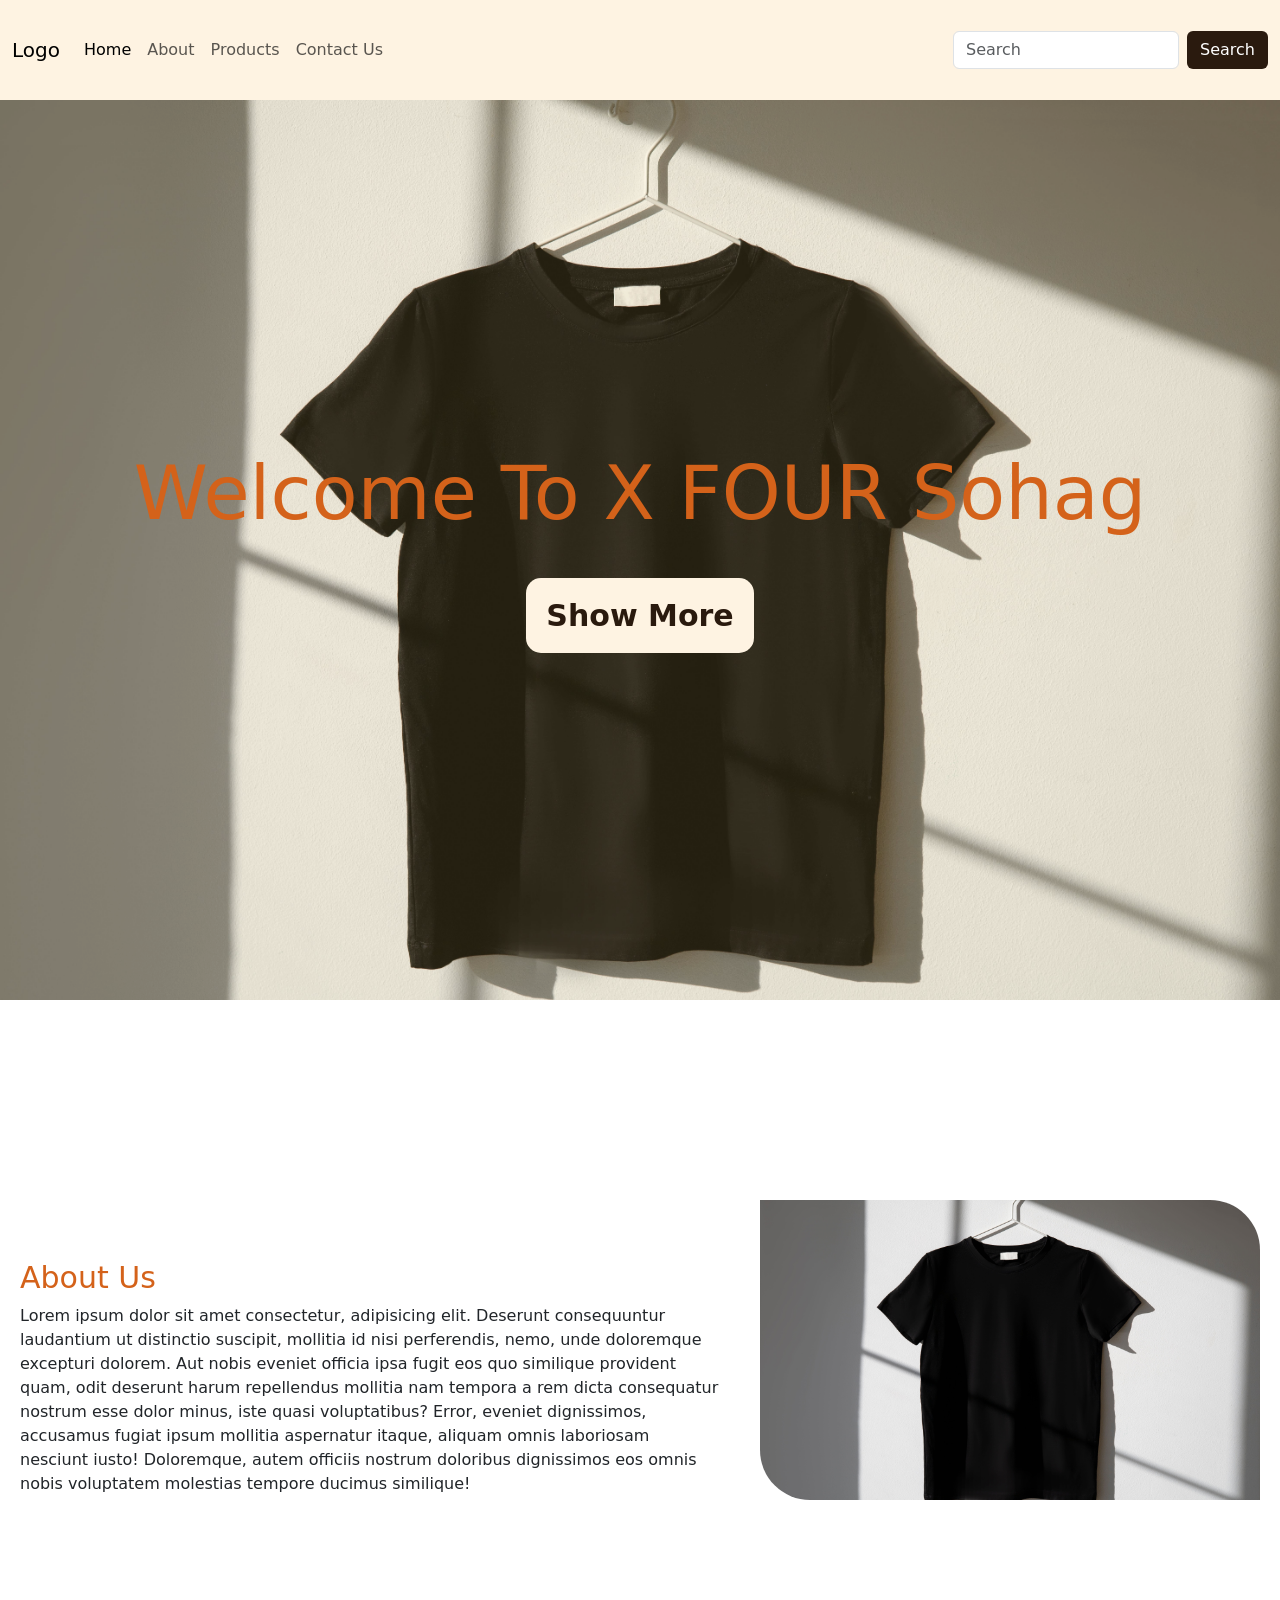
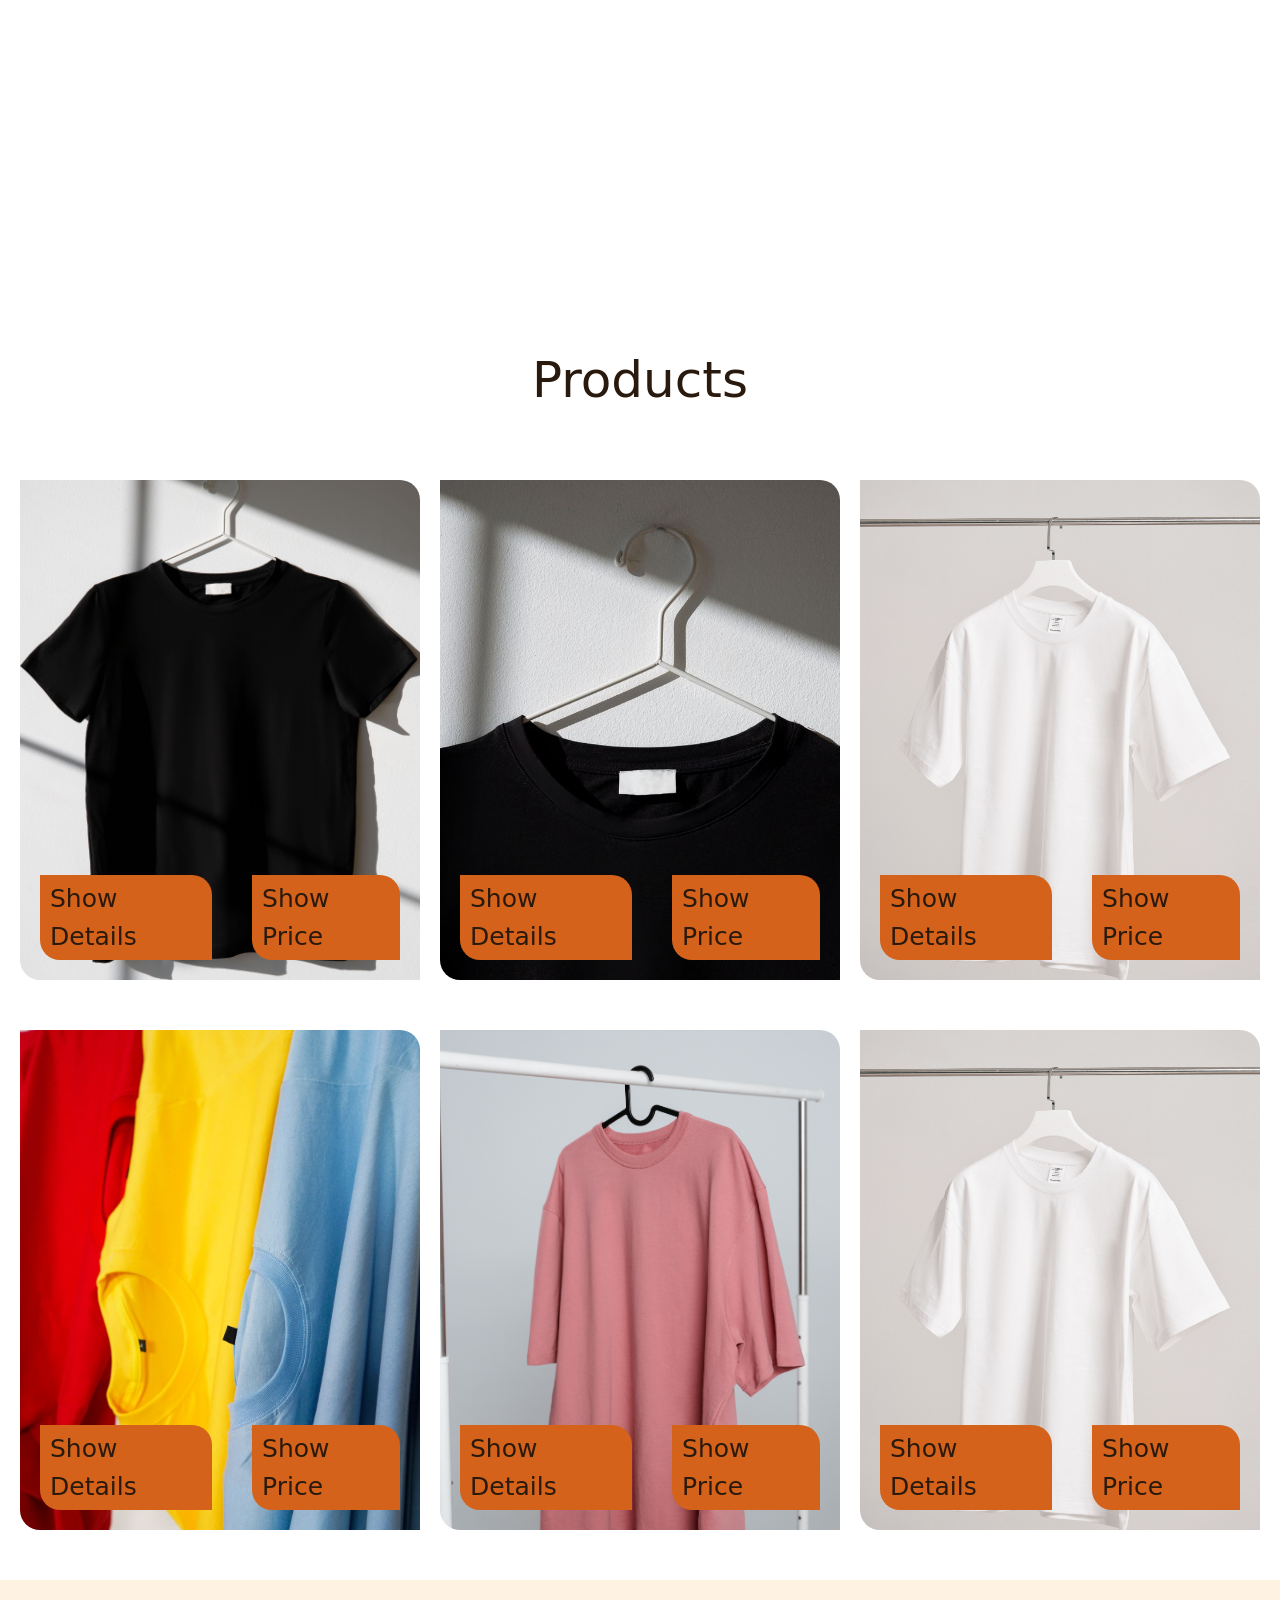
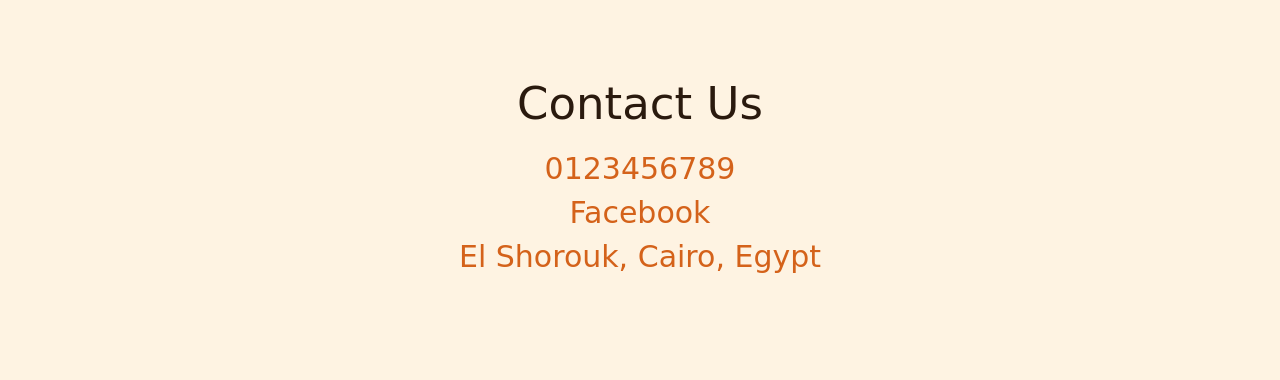
<file: index.html>
<!DOCTYPE html>
<html lang="en">
<head>
    <meta charset="UTF-8">
    <meta name="viewport" content="width=device-width, initial-scale=1.0">
    <title>Project</title>
    <link rel="stylesheet" href="style.css">
    <link href="https://cdn.jsdelivr.net/npm/bootstrap@5.3.8/dist/css/bootstrap.min.css" rel="stylesheet" integrity="sha384-sRIl4kxILFvY47J16cr9ZwB07vP4J8+LH7qKQnuqkuIAvNWLzeN8tE5YBujZqJLB" crossorigin="anonymous">
</head>
<body>
    <!-- <nav>
        <div class="logo">
            <h1 class="bg-danger">logo</h1>
        </div>
        <div class="links">
            <ul>
                <li><a href="./index.html">Home</a></li>
                <li><a href="">About</a></li>
                <li><a href="#products">Products</a></li>
                <li><a href="">Contact Us</a></li>
            </ul>
        </div>
    </nav> -->

    <!-- nav -->
        <nav class="navbar navbar-expand-lg ">
            <div class="container-fluid">
                <a class="navbar-brand" href="#">Logo</a>
                <button class="navbar-toggler" type="button" data-bs-toggle="collapse" data-bs-target="#navbarSupportedContent" aria-controls="navbarSupportedContent" aria-expanded="false" aria-label="Toggle navigation">
                <span class="navbar-toggler-icon"></span>
                </button>
                <div class="collapse navbar-collapse" id="navbarSupportedContent">
                    <ul class="navbar-nav me-auto mb-2 mb-lg-0">
                        <li class="nav-item">
                        <a class="nav-link active" aria-current="page" href="#">Home</a>
                        </li>
                        <li class="nav-item">
                        <a class="nav-link" href="#">About</a>
                        </li>
                        <li class="nav-item">
                        <a class="nav-link" href="#">Products</a>
                        </li>
                        <li class="nav-item">
                        <a class="nav-link" href="#">Contact Us</a>
                        </li>
                    </ul>
                <form class="d-flex" role="search">
                    <input class="form-control me-2" type="search" placeholder="Search" aria-label="Search"/>
                    <button class="btn " type="submit" style="background-color: #2A1A0E; color: white;">Search</button>
                </form>
                </div>
            </div>
        </nav>
    <header>
    <div class="layout">
        <h1>Welcome To X FOUR Sohag</h1>
        <button>Show More</button>
    </div>
    </header>
    <div class="about-section">
    <div class="content">
        <h2>About Us</h2>
        <p>Lorem ipsum dolor sit amet consectetur, adipisicing elit. Deserunt consequuntur laudantium ut distinctio suscipit, mollitia id nisi perferendis, nemo, unde doloremque excepturi dolorem. Aut nobis eveniet officia ipsa fugit eos quo similique provident quam, odit deserunt harum repellendus mollitia nam tempora a rem dicta consequatur nostrum esse dolor minus, iste quasi voluptatibus? Error, eveniet dignissimos, accusamus fugiat ipsum mollitia aspernatur itaque, aliquam omnis laboriosam nesciunt iusto! Doloremque, autem officiis nostrum doloribus dignissimos eos omnis nobis voluptatem molestias tempore ducimus similique!</p>
    </div>
    <div class="image"></div>
    </div>
    <section class="products-parent" id="products">
        <h2>Products</h2>
        <div class="products">
            <div class="product1">
                <a href="./products/product1.html">Show Details</a>
                <a href="##">Show Price</a>
            </div>
            <div class="product2">
                <a href="./products/product2.html">Show Details</a>
                <a href="##">Show Price</a>
            </div>
            <div class="product3">
                <a href="./products/product3.html">Show Details</a>
                <a href="##">Show Price</a>
            </div>
            <div class="product4">
                <a href="./products/product4.html">Show Details</a>
                <a href="##">Show Price</a>
            </div>
            <div class="product5">
                <a href="./products/product5.html">Show Details</a>
                <a href="##">Show Price</a>
            </div>
            <div class="product6">
                <a href="./products/product6.html">Show Details</a>
                <a href="##">Show Price</a>
            </div>
        </div>
    </section>
    <section>
        <div class="contact-us" id="contact">
            <h2>Contact Us</h2>
            <h3>0123456789</h3>
            <h3>Facebook</h3>
            <h3>El Shorouk, Cairo, Egypt</h3>
        </div>
    </section>
</body>
</html>
</file>
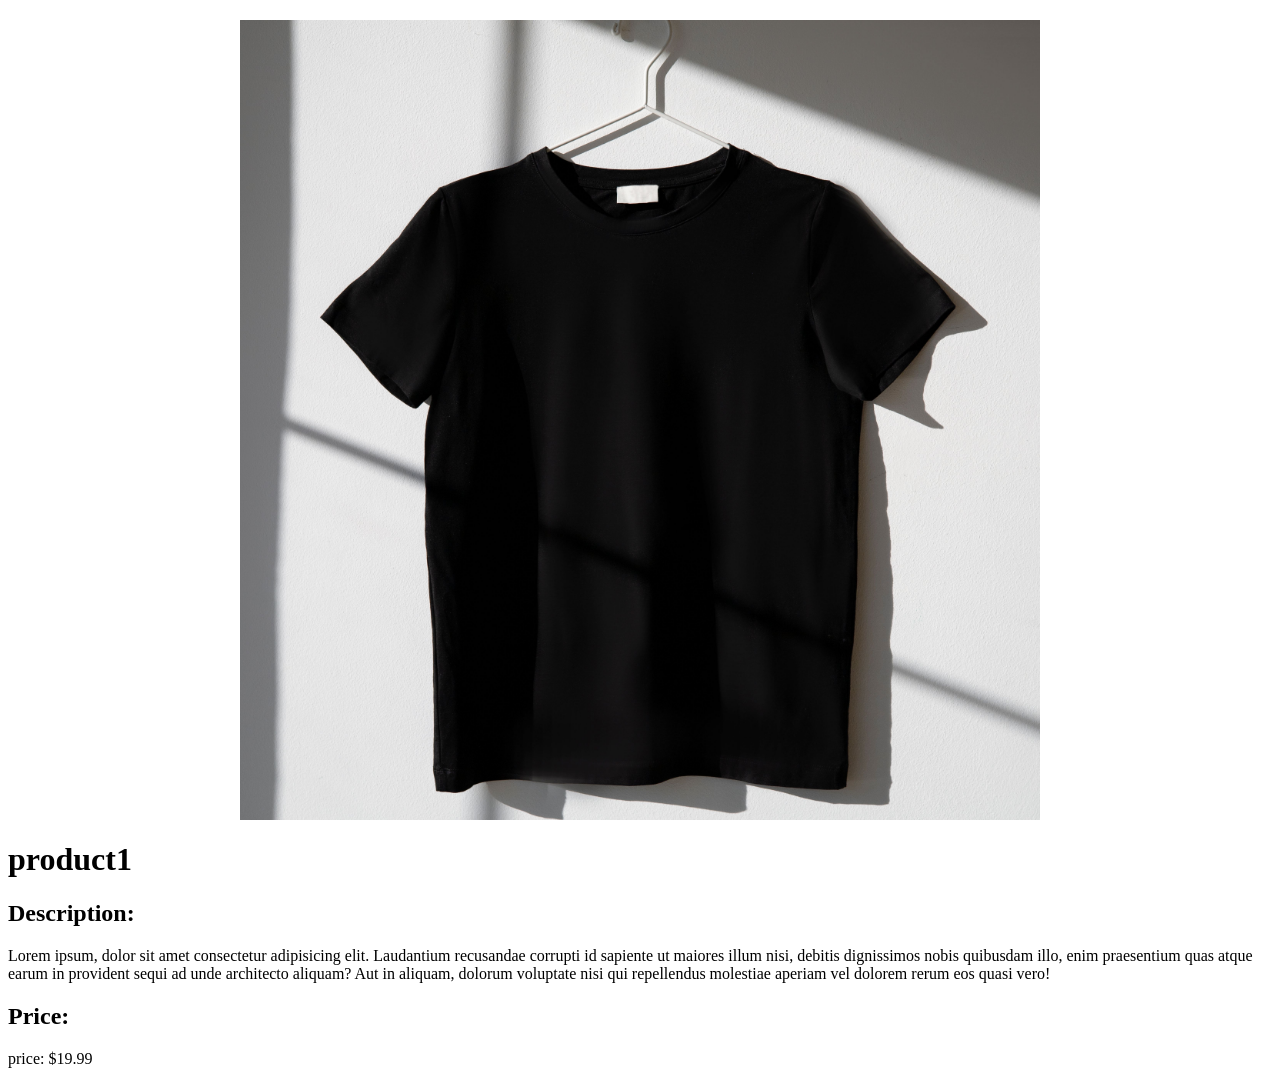
<file: products/product1.html>
<!DOCTYPE html>
<html lang="en">
<head>
    <meta charset="UTF-8">
    <meta name="viewport" content="width=device-width, initial-scale=1.0">
    <title>Document</title>
    <style>
        .product1 {
            width: 800px;
            height: 800px;
            background-image: url('./Photos/pexels-anna-nekrashevich-8532616.jpg');
            background-size: cover;
            background-position: center;
            margin: 20px auto;
        }
    </style>
</head>
<body>
    <div>
        <div class="product1">
        </div>
        <h1>product1</h1>
        <h2>Description:</h2>
        <p>Lorem ipsum, dolor sit amet consectetur adipisicing elit. Laudantium recusandae corrupti id sapiente ut maiores illum nisi, debitis dignissimos nobis quibusdam illo, enim praesentium quas atque earum in provident sequi ad unde architecto aliquam? Aut in aliquam, dolorum voluptate nisi qui repellendus molestiae aperiam vel dolorem rerum eos quasi vero!</p>
        <h2>Price:</h2>
        <p> price: $19.99</p>
    </div>
</body>
</html>
</file>
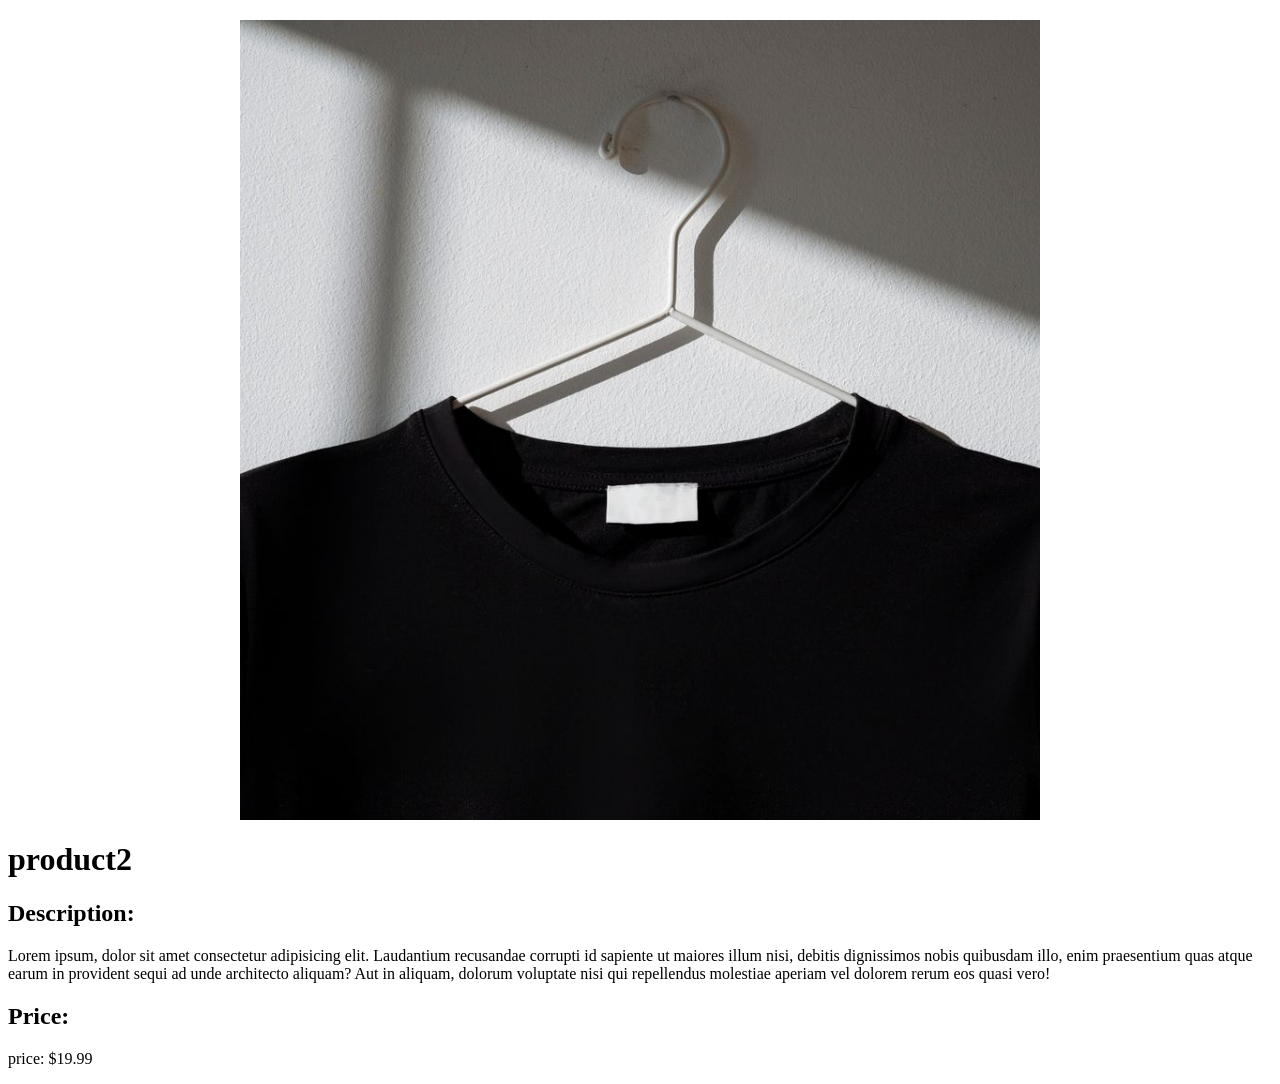
<file: products/product2.html>
<!DOCTYPE html>
<html lang="en">
<head>
    <meta charset="UTF-8">
    <meta name="viewport" content="width=device-width, initial-scale=1.0">
    <title>Document</title>
    <style>
        .product2 {
            width: 800px;
            height: 800px;
            background-image: url('./Photos/pexels-anna-nekrashevich-8532638.jpg');
            background-size: cover;
            background-position: center;
            margin: 20px auto;
        }
    </style>
</head>
<body>
    <div>
        <div class="product2">
        </div>
        <h1>product2</h1>
        <h2>Description:</h2>
        <p>Lorem ipsum, dolor sit amet consectetur adipisicing elit. Laudantium recusandae corrupti id sapiente ut maiores illum nisi, debitis dignissimos nobis quibusdam illo, enim praesentium quas atque earum in provident sequi ad unde architecto aliquam? Aut in aliquam, dolorum voluptate nisi qui repellendus molestiae aperiam vel dolorem rerum eos quasi vero!</p>
        <h2>Price:</h2>
        <p> price: $19.99</p>
    </div>
</body>
</html>
</file>
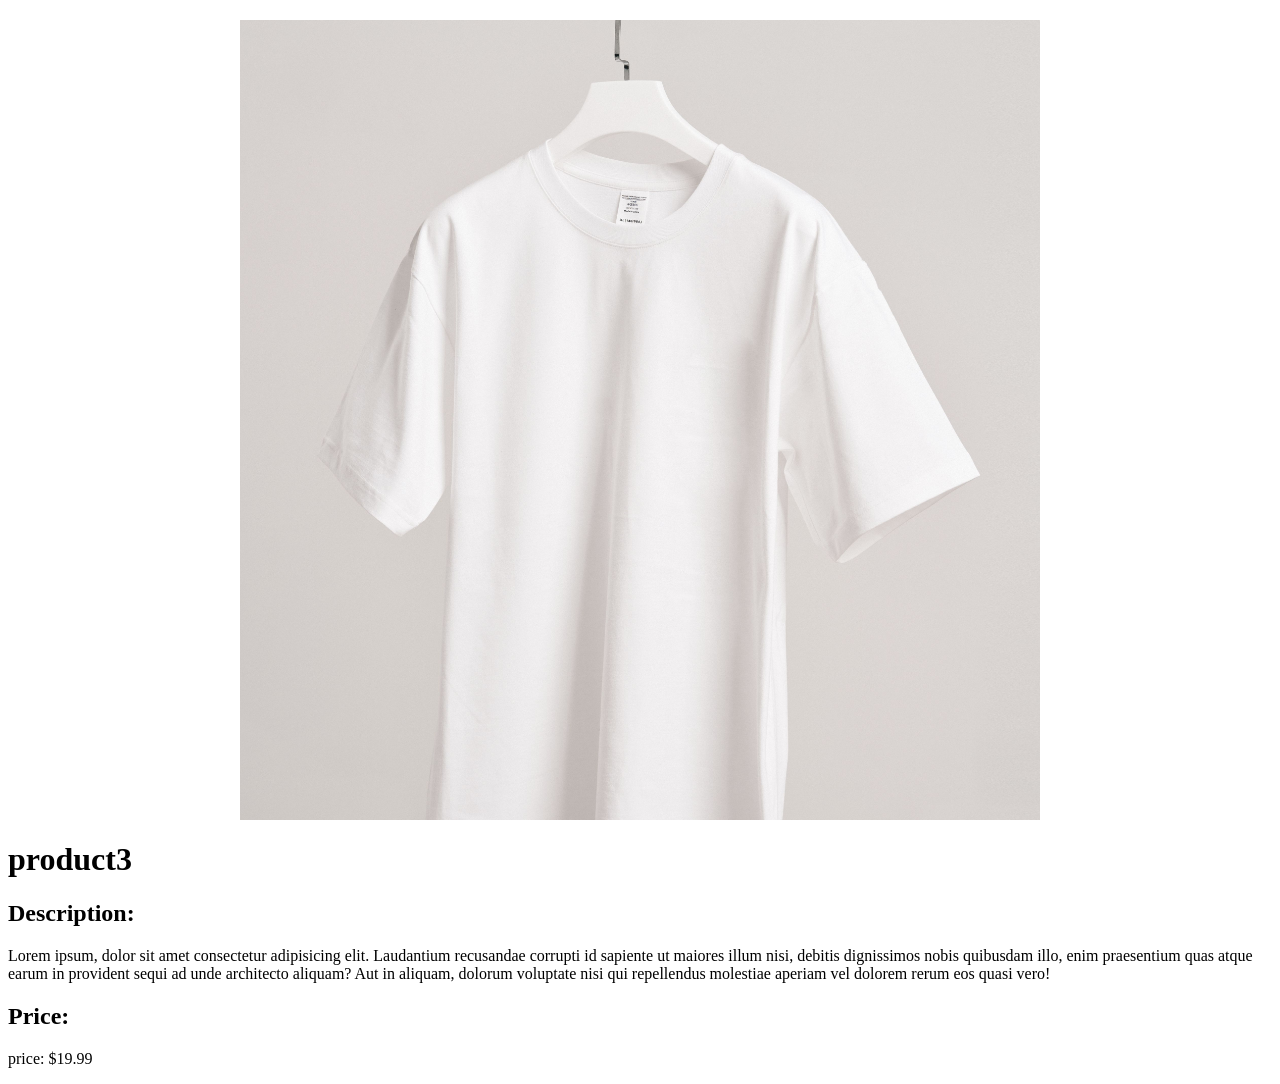
<file: products/product3.html>
<!DOCTYPE html>
<html lang="en">
<head>
    <meta charset="UTF-8">
    <meta name="viewport" content="width=device-width, initial-scale=1.0">
    <title>Document</title>
    <style>
        .product3 {
            width: 800px;
            height: 800px;
            background-image: url('./Photos/pexels-dayong-tien-681073045-18257675.jpg');
            background-size: cover;
            background-position: center;
            margin: 20px auto;
        }
    </style>
</head>
<body>
    <div>
        <div class="product3">
        </div>
        <h1>product3</h1>
        <h2>Description:</h2>
        <p>Lorem ipsum, dolor sit amet consectetur adipisicing elit. Laudantium recusandae corrupti id sapiente ut maiores illum nisi, debitis dignissimos nobis quibusdam illo, enim praesentium quas atque earum in provident sequi ad unde architecto aliquam? Aut in aliquam, dolorum voluptate nisi qui repellendus molestiae aperiam vel dolorem rerum eos quasi vero!</p>
        <h2>Price:</h2>
        <p> price: $19.99</p>
    </div>
</body>
</html>
</file>
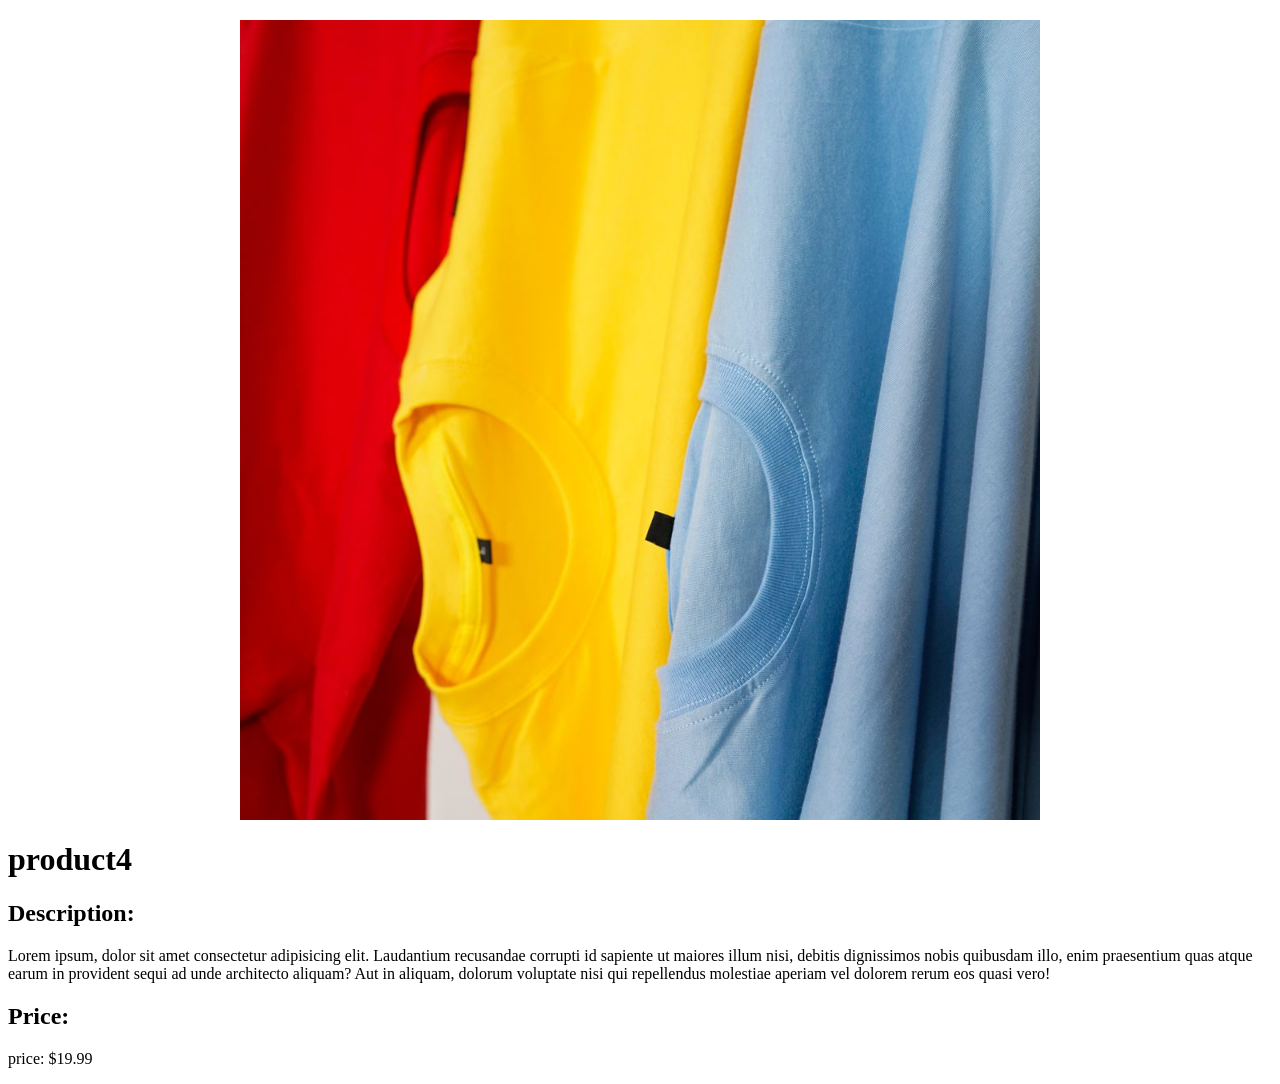
<file: products/product4.html>
<!DOCTYPE html>
<html lang="en">
<head>
    <meta charset="UTF-8">
    <meta name="viewport" content="width=device-width, initial-scale=1.0">
    <title>Document</title>
    <style>
        .product4 {
            width: 800px;
            height: 800px;
            background-image: url('./Photos/pexels-john-bastian-56677218-8146451.jpg');
            background-size: cover;
            background-position: center;
            margin: 20px auto;
        }
    </style>
</head>
<body>
    <div>
        <div class="product4">
        </div>
        <h1>product4</h1>
        <h2>Description:</h2>
        <p>Lorem ipsum, dolor sit amet consectetur adipisicing elit. Laudantium recusandae corrupti id sapiente ut maiores illum nisi, debitis dignissimos nobis quibusdam illo, enim praesentium quas atque earum in provident sequi ad unde architecto aliquam? Aut in aliquam, dolorum voluptate nisi qui repellendus molestiae aperiam vel dolorem rerum eos quasi vero!</p>
        <h2>Price:</h2>
        <p> price: $19.99</p>
    </div>
</body>
</html>
</file>
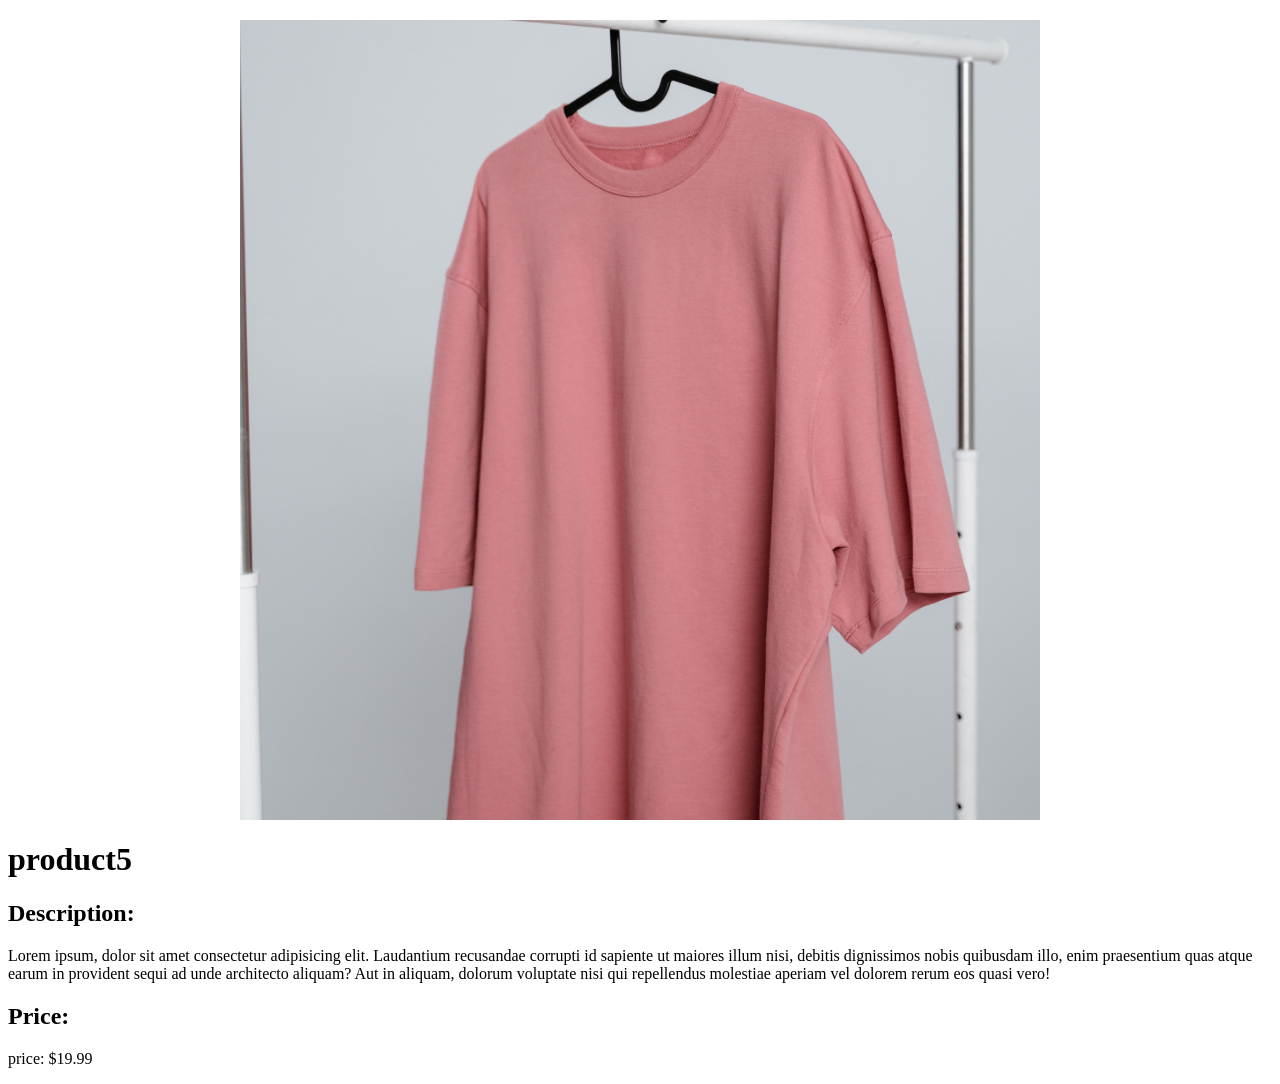
<file: products/product5.html>
<!DOCTYPE html>
<html lang="en">
<head>
    <meta charset="UTF-8">
    <meta name="viewport" content="width=device-width, initial-scale=1.0">
    <title>Document</title>
    <style>
        .product5 {
            width: 800px;
            height: 800px;
            background-image: url('./Photos/pexels-mart-production-9558265.jpg');
            background-size: cover;
            background-position: center;
            margin: 20px auto;
        }
    </style>
</head>
<body>
    <div>
        <div class="product5">
        </div>
        <h1>product5</h1>
        <h2>Description:</h2>
        <p>Lorem ipsum, dolor sit amet consectetur adipisicing elit. Laudantium recusandae corrupti id sapiente ut maiores illum nisi, debitis dignissimos nobis quibusdam illo, enim praesentium quas atque earum in provident sequi ad unde architecto aliquam? Aut in aliquam, dolorum voluptate nisi qui repellendus molestiae aperiam vel dolorem rerum eos quasi vero!</p>
        <h2>Price:</h2>
        <p> price: $19.99</p>
    </div>
</body>
</html>
</file>
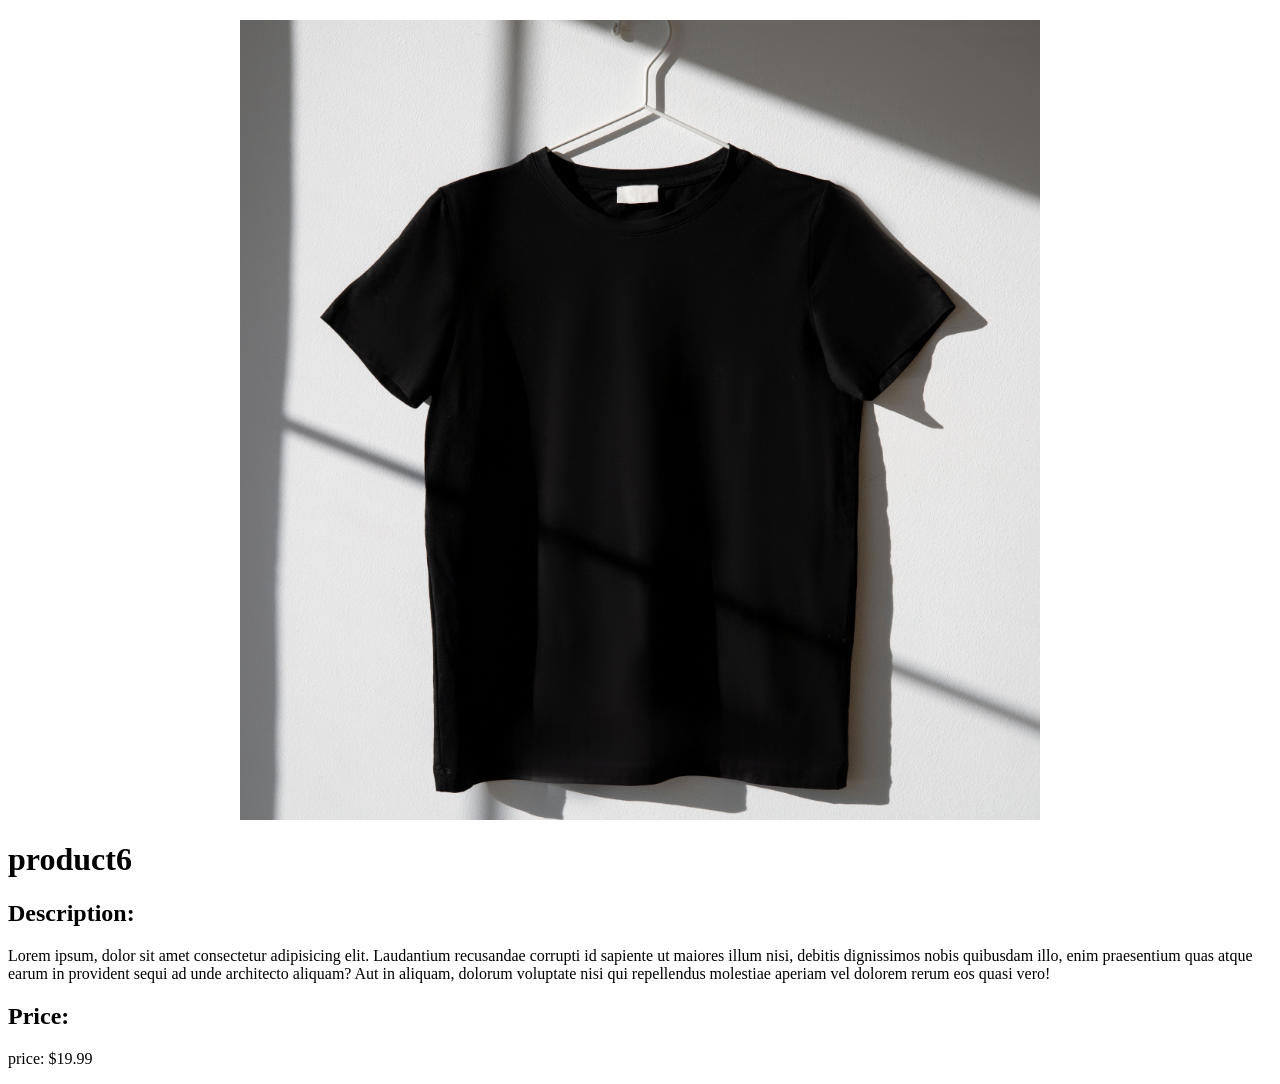
<file: products/product6.html>
<!DOCTYPE html>
<html lang="en">
<head>
    <meta charset="UTF-8">
    <meta name="viewport" content="width=device-width, initial-scale=1.0">
    <title>Document</title>
    <style>
        .product6 {
            width: 800px;
            height: 800px;
            background-image: url('./Photos/pexels-anna-nekrashevich-8532616.jpg');
            background-size: cover;
            background-position: center;
            margin: 20px auto;
        }
    </style>
</head>
<body>
    <div>
        <div class="product6">
        </div>
        <h1>product6</h1>
        <h2>Description:</h2>
        <p>Lorem ipsum, dolor sit amet consectetur adipisicing elit. Laudantium recusandae corrupti id sapiente ut maiores illum nisi, debitis dignissimos nobis quibusdam illo, enim praesentium quas atque earum in provident sequi ad unde architecto aliquam? Aut in aliquam, dolorum voluptate nisi qui repellendus molestiae aperiam vel dolorem rerum eos quasi vero!</p>
        <h2>Price:</h2>
        <p> price: $19.99</p>
    </div>
</body>
</html>
</file>
<file: style.css>
*{
    padding: 0;
    margin: 0;
    box-sizing: border-box;
}
:root{
    --hoverColor:#FEF3E2;
    --mainColor:#D4621A;
    --secondColor:#2A1A0E;
}
/* nav */
nav{
    background-color: var(--hoverColor);
    width: 100%;
    height: 100px;
    display: flex;
    justify-content: space-between;
    padding: 20px;
    align-items: center; 
    position: fixed;
    top: 0;
    left: 0;
    z-index: 99999;
}
nav .links ul{
    display: flex;
    list-style-type: none;
}
nav .links ul li a{
    text-decoration: none;
    margin-left: 30px;
    font-size: 30px;
    font-weight: bold;
    color: var(--secondColor);
}
nav .logo{
    color: var(--secondColor);
    font-size: 30px;
} 
/* Header Section */
header{
    background-image: url('/Photos/pexels-anna-nekrashevich-8532616.jpg');
    height: 900px;
    width: 100%;
    background-size: cover;
    background-position: center;
}
header .layout{
    width:100% ;
    height: 100%;
    background-color: rgba(242, 206, 108, 0.15);
    display: flex;
    justify-content: center;
    align-items: center;
    flex-direction: column;
    font-size: 30px;
}
header .layout h1{
    font-size:2.5em ;
    color:var(--mainColor) ;
    margin-bottom: 40px;
    text-align: center;
}
header .layout button{
    padding: 15px 20px;
    font-size: 1em;
    font-weight: bold;
    border-radius: 15px;
    border: none;
    color: var(--secondColor);
    transition:all  2s ease;
    background-color: var(--hoverColor);
}
header .layout button:hover{
    background-color: var(--secondColor);
    color: var(--mainColor);
    scale: 1.2;
}
@media screen and (max-width:500px){

header .layout{
    font-size: 20px;
}
}
/* about section */
.about-section{
    width: 100%;
    height: 700px;
    background-color: white;
    display: flex;
    flex-flow: row wrap;
    justify-content: space-around;
    align-items: center;
}
.about-section .image{
    width: 500px;
    height: 300px;
    background-image: url('/Photos/pexels-anna-nekrashevich-8532616.jpg');
    background-size: cover;
    background-position: center;
    border-top-right-radius: 50px;
    border-bottom-left-radius: 50px;   
}
.content{
    width: 700px;
    height: 300px;
    margin-top: 120px;
}
.about-section .content h2{
    font-size: 30px;
    color: var(--mainColor);
}
@media screen and (max-width:500px){
    .about-section{
        display: flex;
        flex-direction: column;
    }
    .about-section .image{
        width: 300px;
        height: 200px;
        margin-top: 50px;
    }
    .content{
        width: 300px;
        height: 200px;
        margin-top: 50px;
    }
}
/* products section */
.products-parent{
    font-size: 25px;
    margin-top: 100px;
    padding-top: 150px;
}
.products-parent h2{
    font-size:2em;
    color: var(--secondColor);
    text-align: center;
    margin-bottom: 70px;
}
.products-parent .products{
    display: flex;
    flex-wrap: wrap;
    justify-content: space-evenly;
}
.products-parent .products div{
    width: 400px;
    height: 500px;
    border-radius: 0 20px;
    margin-bottom: 50px;
    display: flex;
    align-items: flex-end;
    justify-content: center;
    transition: all 2s ease;
}
.products-parent .products div:hover{
    scale: 1.2;
}
.products-parent .products div a{
    text-decoration: none;
    background-color: var(--mainColor);
    color: var(--secondColor);
    margin: 20px;
    padding: 5px 10px;
    border-radius: 0 20px;
    transition: all 2s ease;
}
.products-parent .products div a:hover{
    scale: 1.1;
    background-color: var(--hoverColor);
    color: var(--mainColor);
}
.products-parent .products .product1{
    background-image: url('./Photos/pexels-anna-nekrashevich-8532616.jpg');
    background-position: center;
    background-size: cover;
}
.products-parent .products .product2{
    background-image: url('./Photos/pexels-anna-nekrashevich-8532638.jpg');
    background-position: center;
    background-size: cover;
}
.products-parent .products .product3{
    background-image: url('./Photos/pexels-dayong-tien-681073045-18257675.jpg');
    background-position: center;
    background-size: cover;
}
.products-parent .products .product4{
    background-image: url('./Photos/pexels-john-bastian-56677218-8146451.jpg');
    background-position: center;
    background-size: cover;
}
.products-parent .products .product5{
    background-image: url('./Photos/pexels-mart-production-9558265.jpg');
    background-position: center;
    background-size: cover;
}
.products-parent .products .product6{
    background-image: url('./Photos/pexels-dayong-tien-681073045-18257675.jpg');
    background-position: center;
    background-size: cover;
}

@media screen and (max-width:420px){
    .products-parent .products div{
    width: 80%;
}
.products-parent .products div a{
    text-align: center;
}
}
/* contact section */
.contact-us{
    width: 100%;
    height: 400px;
    background-color: var(--hoverColor);
    display: flex;
    flex-direction: column;
    justify-content: center;
    align-items: center;
    font-size: 30px;
}
.contact-us h2{
    font-size: 1.5em;
    color: var(--secondColor);
    margin-bottom: 20px;
}
.contact-us h3{
    font-size: 1em;
    color: var(--mainColor);
}
@media screen and (max-width:420px){
    .contact-us{
        font-size: 10px;
    }
}
</file>
